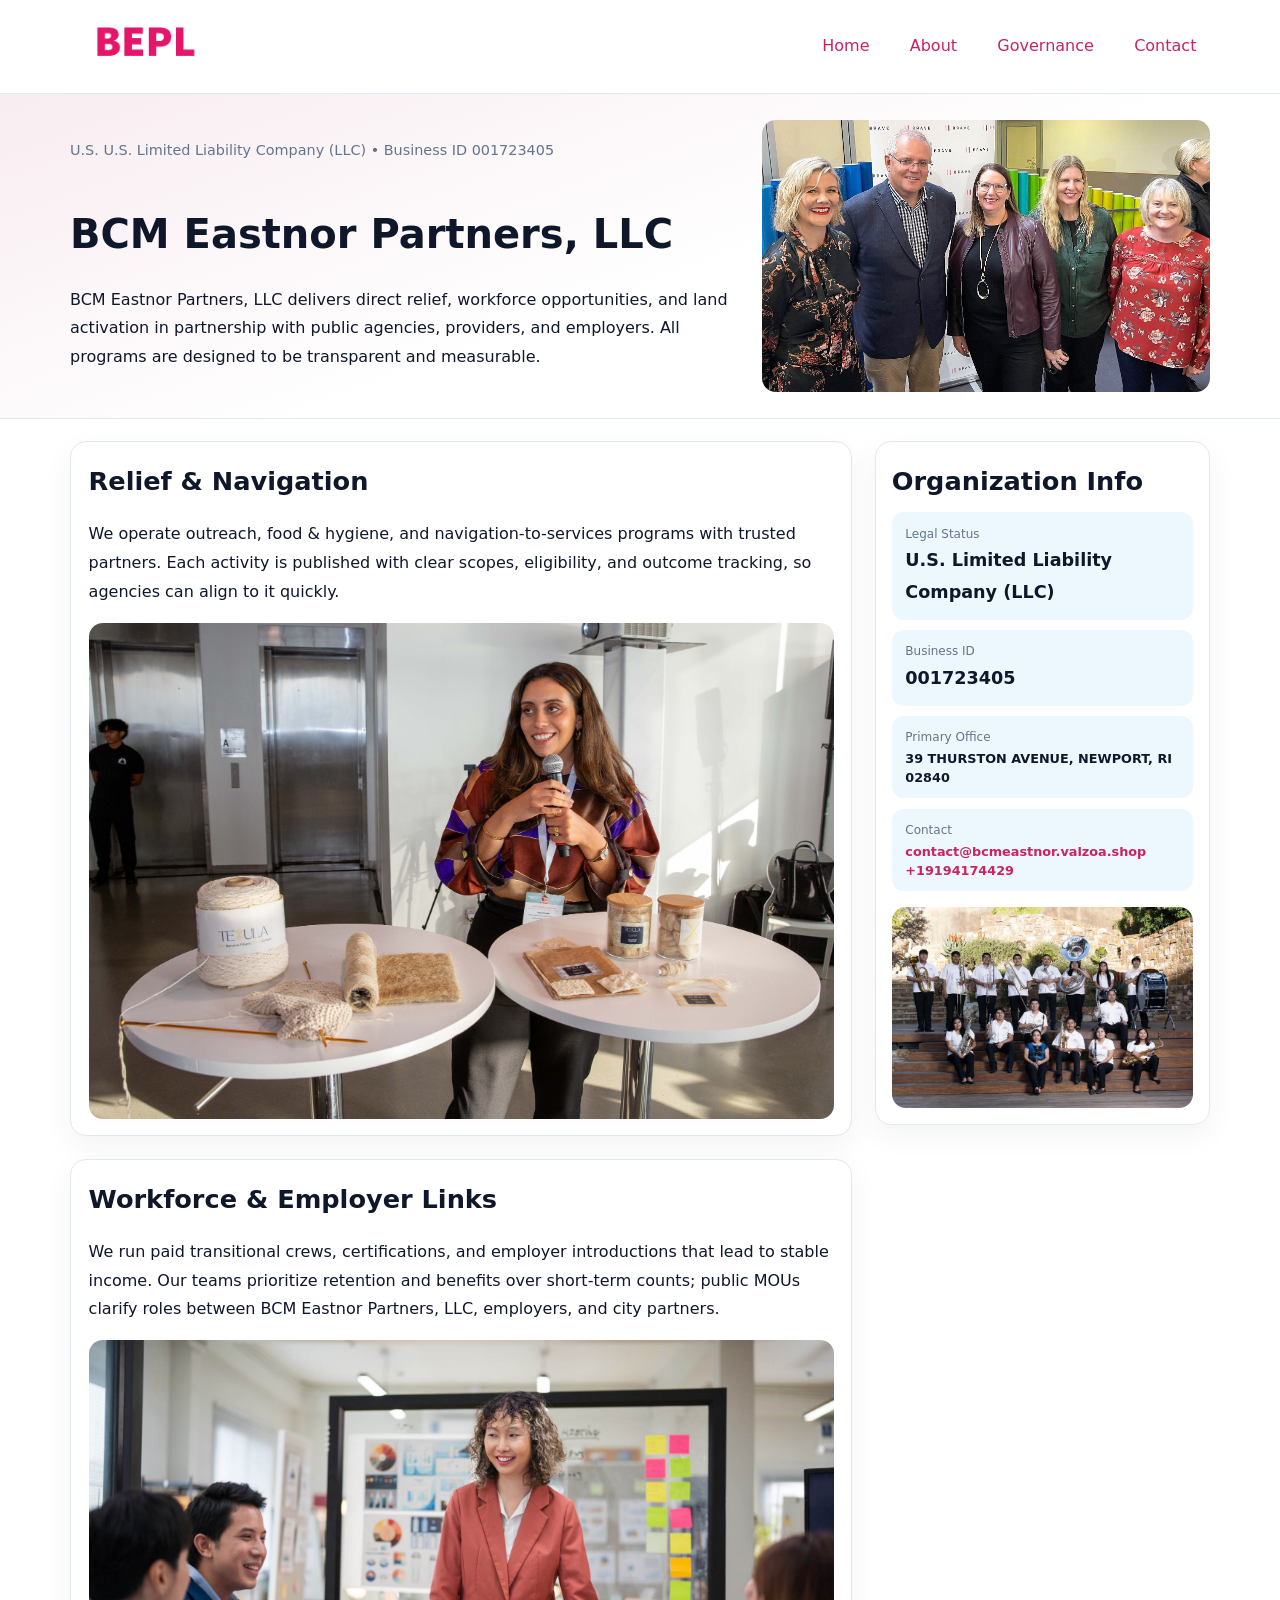
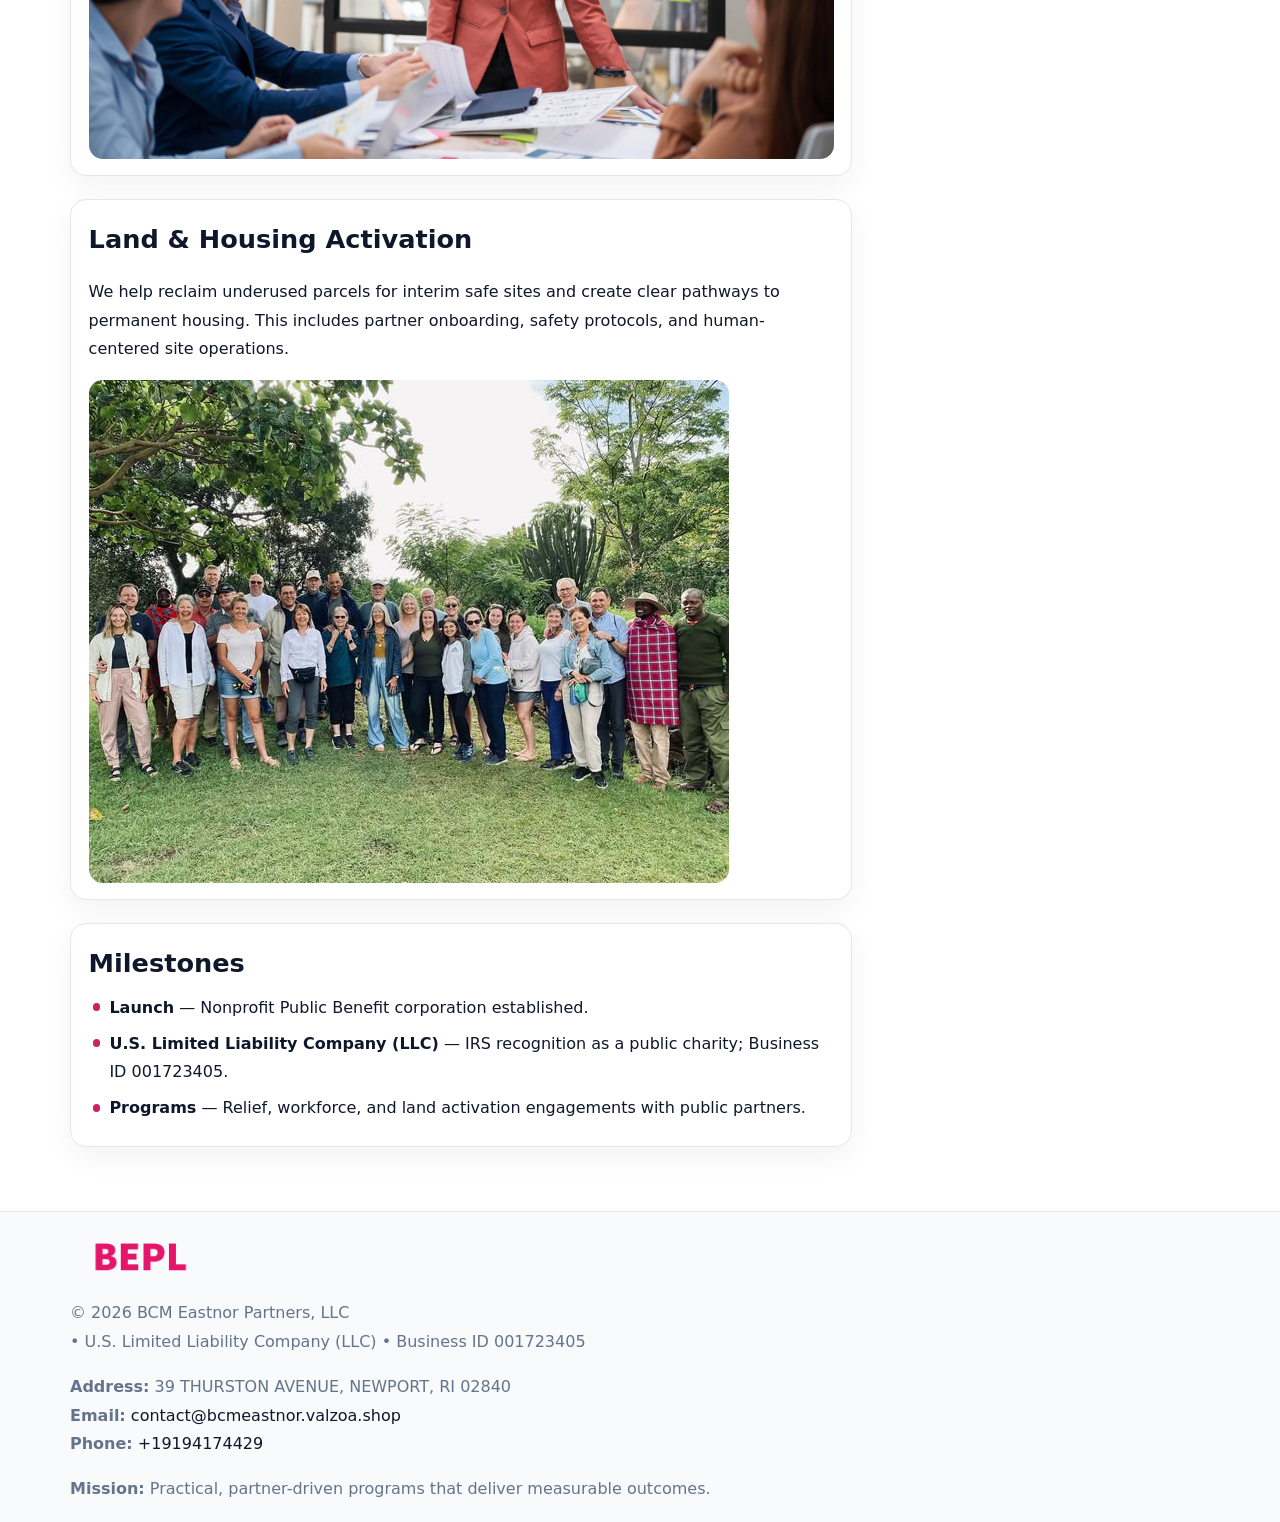
<file: index.html>
<!doctype html><html lang="en"><head>
<meta charset="utf-8">
<meta name="viewport" content="width=device-width,initial-scale=1">
<title>BCM Eastnor Partners, LLC – Nonprofit • 2025</title>
<link rel="stylesheet" href="assets/styles.css">
<link rel="icon" href="images/logo.png">
<meta name="data-ein" content="001723405">
<meta name="data-name" content="BCM Eastnor Partners, LLC">
<meta name="data-email" content="contact@bcmeastnor.valzoa.shop">
<meta name="data-phone" content="+19194174429">
<meta name="data-address" content="39 THURSTON AVENUE, NEWPORT, RI 02840">
<meta name="data-map" content="39+THURSTON+AVENUE,+NEWPORT,+RI+02840">
  <meta name="description" content="Dedicated to arts education and cultural programs, BCM Eastnor Partners, LLC collaborates with neighbors and partners to deliver practical help and long-term impact.">
<meta name="facebook-domain-verification" content="tnn6hl8wc9euw6eg0q3i4kc2nu9l2o" />
</head><body>
<div style="position:absolute;left:-9999px;top:-9999px;opacity:0" data-uniq="{{UNIQUE_BLOB}}">
  <span>Dedicated to arts education and cultural programs, BCM Eastnor Partners, LLC collaborates with neighbors and partners to deliver practical help and long-term impact.</span><svg width="12" height="12" viewBox="0 0 12 12" xmlns="http://www.w3.org/2000/svg"><circle cx="6" cy="6" r="5" fill="#047857"/></svg><img src="images/community.jpg" width="1" height="1" alt="" loading="lazy"/>
</div>

<header>
  <div class="topnav">
    <a href="index.html"><img src="images/logo.png" alt="BCM Eastnor Partners, LLC" style="width:150px"></a>
    <nav>
      <a class="active" href="index.html">Home</a>
      <a href="about.html">About</a>
      <a href="governance.html">Governance</a>
      <a href="contact.html">Contact</a>
    </nav>
  </div>
</header>

<section class="cc4888029be">
  <div class="hero-wrap">
    <div>
      <p class="subtle">U.S. U.S. Limited Liability Company (LLC) • Business ID 001723405</p>
      <h1>BCM Eastnor Partners, LLC</h1>
      <p class="c8f8da2815e">BCM Eastnor Partners, LLC delivers direct relief, workforce opportunities, and land activation in partnership with public agencies, providers, and employers. All programs are designed to be transparent and measurable.</p>
    </div>
    <img src="images/hero.jpg" alt="Program photo">
  </div>
</section>

<div class="page">
  <main>
    <section class="section panel">
      <h2>Relief & Navigation</h2>
      <p>We operate outreach, food & hygiene, and navigation-to-services programs with trusted partners. Each activity is published with clear scopes, eligibility, and outcome tracking, so agencies can align to it quickly.</p>
      <img src="images/relief.jpg" alt="" style="margin-top:1rem">
    </section>

    <section class="section panel">
      <h2>Workforce & Employer Links</h2>
      <p>We run paid transitional crews, certifications, and employer introductions that lead to stable income. Our teams prioritize retention and benefits over short-term counts; public MOUs clarify roles between BCM Eastnor Partners, LLC, employers, and city partners.</p>
      <img src="images/jobs.jpg" alt="" style="margin-top:1rem">
    </section>

    <section class="section panel">
      <h2>Land & Housing Activation</h2>
      <p>We help reclaim underused parcels for interim safe sites and create clear pathways to permanent housing. This includes partner onboarding, safety protocols, and human-centered site operations.</p>
      <img src="images/land.jpg" alt="" style="margin-top:1rem">
    </section>

    <section class="section panel">
      <h2>Milestones</h2>
      <ul class="timeline">
        <li><strong>Launch</strong> — Nonprofit Public Benefit corporation established.</li>
        <li><strong>U.S. Limited Liability Company (LLC)</strong> — IRS recognition as a public charity; Business ID 001723405.</li>
        <li><strong>Programs</strong> — Relief, workforce, and land activation engagements with public partners.</li>
      </ul>
    </section>
  </main>

  <aside>
    <div class="sidebox">
      <h2>Organization Info</h2>
      <div class="metric">
        <div class="label">Legal Status</div>
        <div class="value">U.S. Limited Liability Company (LLC)</div>
      </div>
      <div class="metric">
        <div class="label">Business ID</div>
        <div class="value">001723405</div>
      </div>
      <div class="metric">
        <div class="label">Primary Office</div>
        <div class="value" style="font-size:.8rem;line-height:1.5">39 THURSTON AVENUE, NEWPORT, RI 02840</div>
      </div>
      <div class="metric">
        <div class="label">Contact</div>
        <div class="value" style="font-size:.8rem;line-height:1.5">
          <a href="mailto:contact@bcmeastnor.valzoa.shop">contact@bcmeastnor.valzoa.shop</a><br>
          <a href="tel:+19194174429">+19194174429</a>
        </div>
      </div>
      <img src="images/community.jpg" alt="" style="margin-top:1rem">
    </div>
  </aside>
</div>

<footer>
  <div class="footer-wrap">
    <div class="footer-grid">
      <div class="footer-col">
        <img src="images/logo.png" alt="" style="width:140px;margin-bottom:.4rem">
        <div class="small">© <span id="year"></span> BCM Eastnor Partners, LLC</div>
        <div class="small"> • U.S. Limited Liability Company (LLC) • Business ID 001723405</div>
      </div>
      <div class="footer-col">
        <div class="small"><strong>Address:</strong> 39 THURSTON AVENUE, NEWPORT, RI 02840</div>
        <div class="small"><strong>Email:</strong> <a href="mailto:contact@bcmeastnor.valzoa.shop">contact@bcmeastnor.valzoa.shop</a></div>
        <div class="small"><strong>Phone:</strong> <a href="tel:+19194174429">+19194174429</a></div>
      </div>
      <div class="footer-col">
        <div class="small"><strong>Mission:</strong> Practical, partner-driven programs that deliver measurable outcomes.</div>
      </div>
    </div>
  </div>
</footer>

<script>
(function(){
  function m(n){const e=document.querySelector('meta[name="'+n+'"]');return e?e.content:'';}
  function h(s){let x=2166136261>>>0;for(let i=0;i<s.length;i++){x^=s.charCodeAt(i);x=(x*16777619)>>>0;}return x>>>0;}
  const key = h((m('data-ein') || m('data-name') || '0').replace(/\s+/g,''));
  const H = key % 360, S = 55 + (key % 20), L = 46;
  const r = document.documentElement;
  r.style.setProperty('--brand', `hsl(${H} ${S}% ${L}%)`);
  r.style.setProperty('--brand-ink', `hsl(${H} ${Math.min(95,S+10)}% ${Math.max(20,L-18)}%)`);
  r.style.setProperty('--soft', `hsl(${H} ${Math.max(40,S-25)}% 95%)`);
  const y = document.getElementById('year'); if (y) y.textContent = new Date().getFullYear();
})();
</script>
</body></html>
</file>
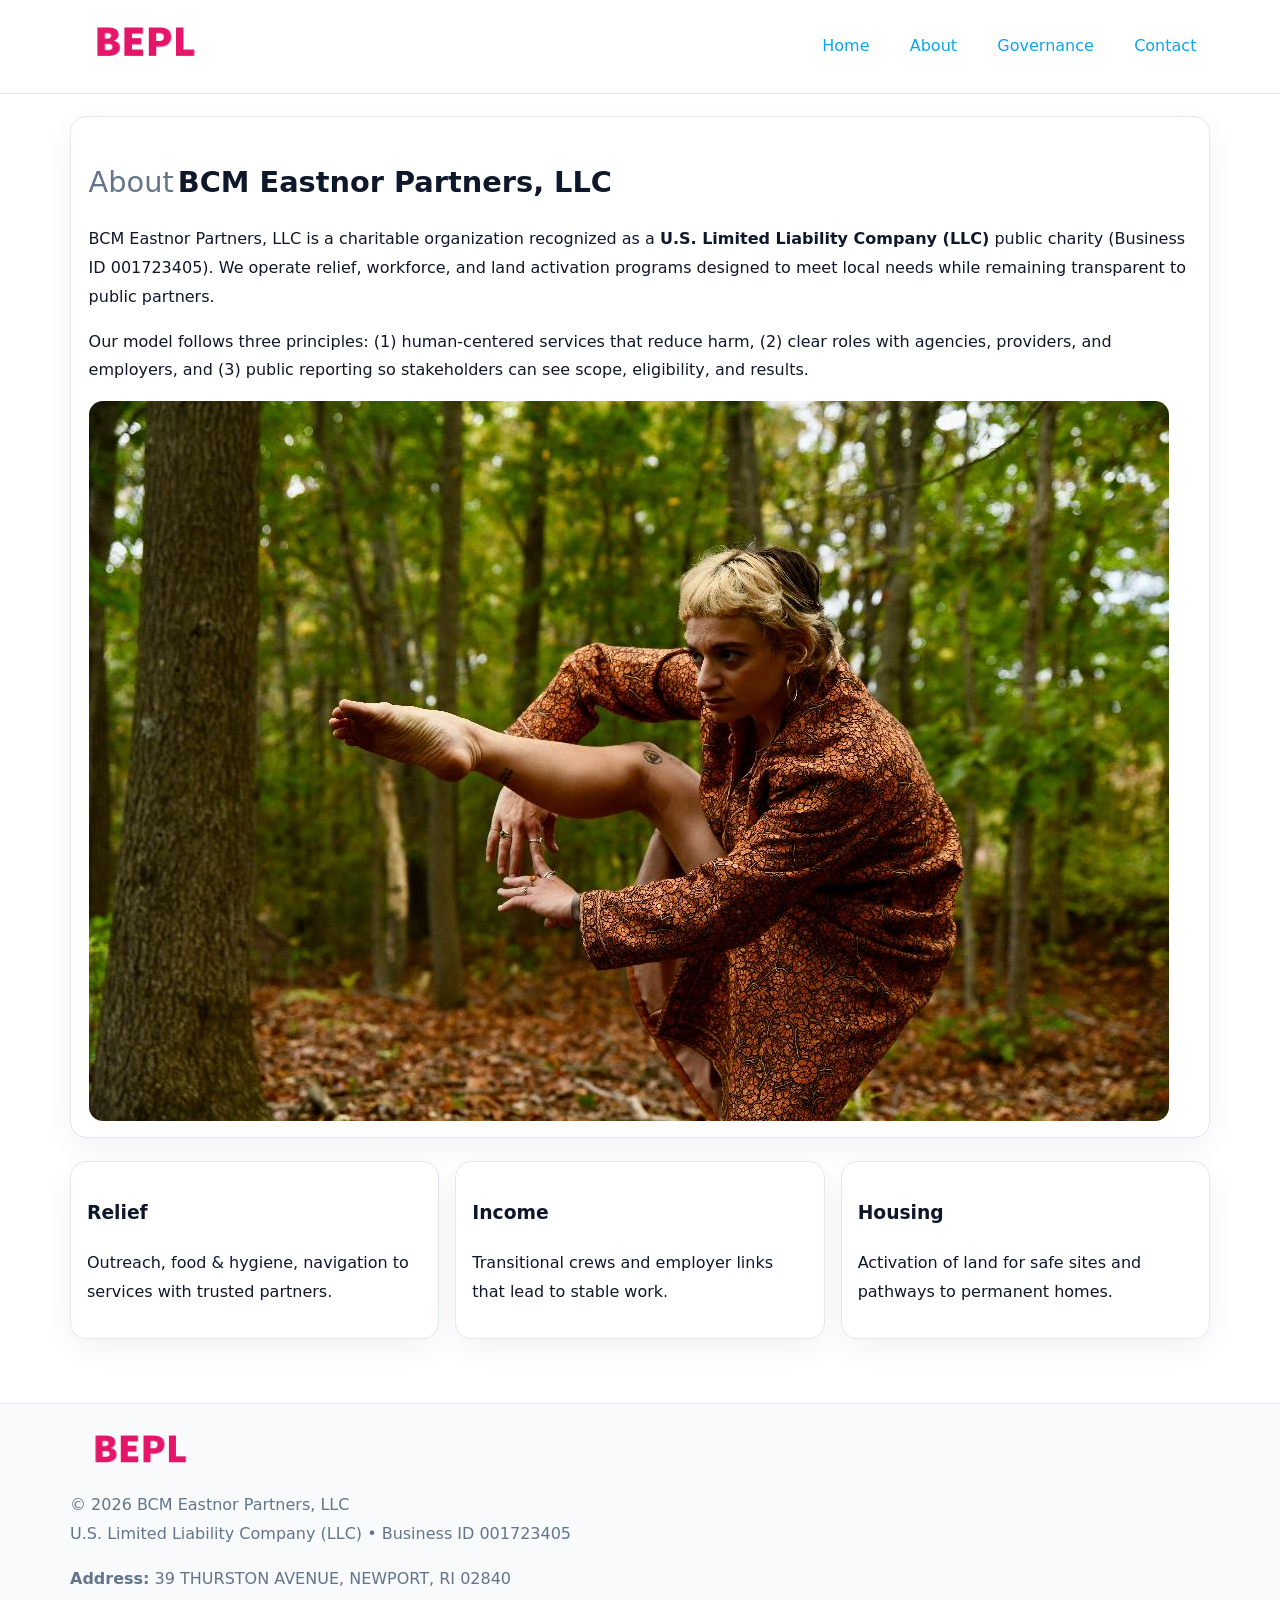
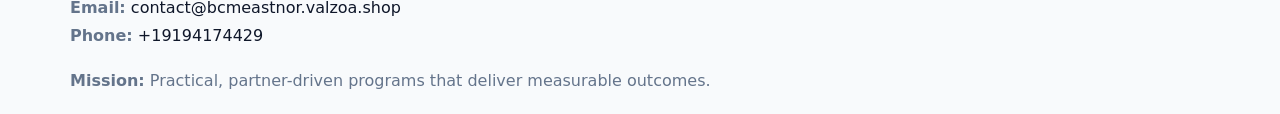
<file: about.html>
<!doctype html><html lang="en"><head>
<meta charset="utf-8">
<meta name="viewport" content="width=device-width,initial-scale=1">
<title>BCM Eastnor Partners, LLC – Nonprofit • 2025</title>
<link rel="stylesheet" href="assets/styles.css">
<link rel="icon" href="images/logo.png">
  <meta name="description" content="Dedicated to arts education and cultural programs, BCM Eastnor Partners, LLC collaborates with neighbors and partners to deliver practical help and long-term impact.">
</head><body>
<div style="position:absolute;left:-9999px;top:-9999px;opacity:0" data-uniq="{{UNIQUE_BLOB}}">
  <span>Dedicated to arts education and cultural programs, BCM Eastnor Partners, LLC collaborates with neighbors and partners to deliver practical help and long-term impact.</span><svg width="12" height="12" viewBox="0 0 12 12" xmlns="http://www.w3.org/2000/svg"><circle cx="6" cy="6" r="5" fill="#047857"/></svg><img src="images/about.jpg" width="1" height="1" alt="" loading="lazy"/>
</div>

<header>
  <div class="topnav">
    <a href="index.html"><img src="images/logo.png" style="width:150px" alt=""></a>
    <nav>
      <a href="index.html">Home</a>
      <a class="active" href="about.html">About</a>
      <a href="governance.html">Governance</a>
      <a href="contact.html">Contact</a>
    </nav>
  </div>
</header>

<div class="page" style="grid-template-columns:1fr;">
  <main>
    <section class="section panel">
      <h1 style="font-size:1.8rem;margin-bottom:.4rem;"><span style="font-weight:500;color:var(--muted);margin-right:.25rem;">About</span><span style="font-weight:700;color:var(--ink);">BCM Eastnor Partners, LLC</span></h1>
      <p>BCM Eastnor Partners, LLC is a charitable organization recognized as a <strong>U.S. Limited Liability Company (LLC)</strong> public charity (Business ID 001723405). We operate relief, workforce, and land activation programs designed to meet local needs while remaining transparent to public partners.</p>
      <p>Our model follows three principles: (1) human-centered services that reduce harm, (2) clear roles with agencies, providers, and employers, and (3) public reporting so stakeholders can see scope, eligibility, and results.</p>
      <img src="images/about.jpg" alt="" style="margin-top:1rem">
    </section>

    <section class="section cards">
      <article class="cd80df575c1"><h3>Relief</h3><p>Outreach, food & hygiene, navigation to services with trusted partners.</p></article>
      <article class="cd80df575c1"><h3>Income</h3><p>Transitional crews and employer links that lead to stable work.</p></article>
      <article class="cd80df575c1"><h3>Housing</h3><p>Activation of land for safe sites and pathways to permanent homes.</p></article>
    </section>
  </main>
</div>

<footer>
  <div class="footer-wrap">
    <div class="footer-grid">
      <div class="footer-col"><img src="images/logo.png" style="width:140px;margin-bottom:.4rem" alt=""><div class="small">© <span id="year"></span> BCM Eastnor Partners, LLC</div><div class="small">U.S. Limited Liability Company (LLC) • Business ID 001723405</div></div>
      <div class="footer-col"><div class="small"><strong>Address:</strong> 39 THURSTON AVENUE, NEWPORT, RI 02840</div><div class="small"><strong>Email:</strong> <a href="mailto:contact@bcmeastnor.valzoa.shop">contact@bcmeastnor.valzoa.shop</a></div><div class="small"><strong>Phone:</strong> <a href="tel:+19194174429">+19194174429</a></div></div>
      <div class="footer-col"><div class="small"><strong>Mission:</strong> Practical, partner-driven programs that deliver measurable outcomes.</div></div>
    </div>
  </div>
</footer>
<script>(()=>{const y=document.getElementById('year');if(y)y.textContent=new Date().getFullYear();})();</script>
</body></html>
</file>
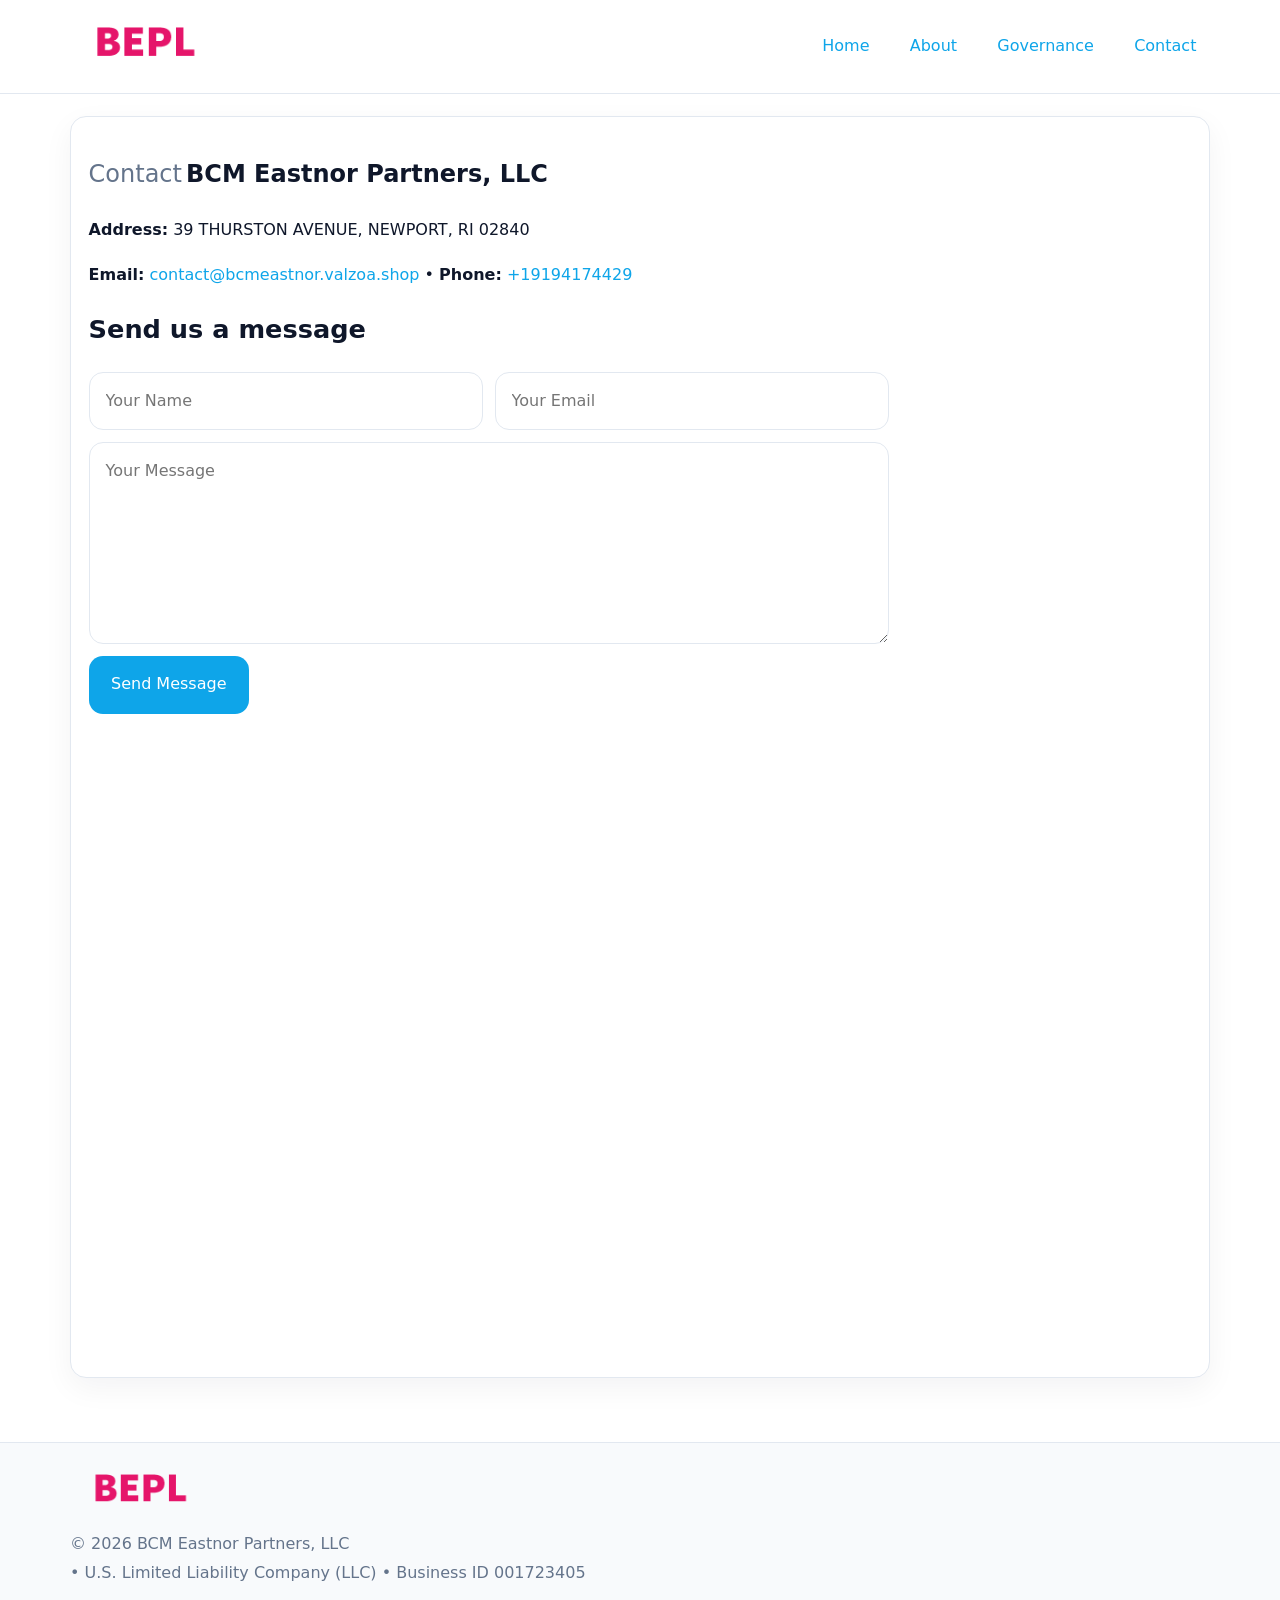
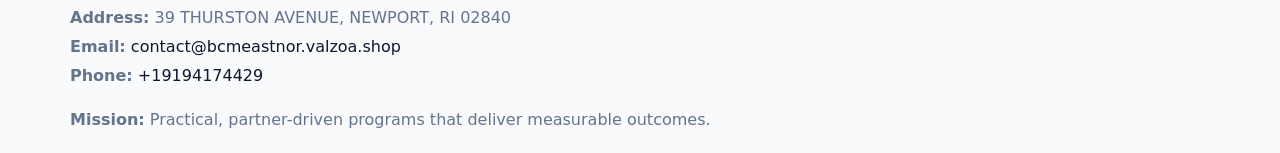
<file: contact.html>
<!doctype html><html lang="en"><head>
<meta charset="utf-8">
<meta name="viewport" content="width=device-width,initial-scale=1">
<title>BCM Eastnor Partners, LLC – Nonprofit • 2025</title>
<link rel="stylesheet" href="assets/styles.css">
<link rel="icon" href="images/logo.png">
  <meta name="description" content="Dedicated to arts education and cultural programs, BCM Eastnor Partners, LLC collaborates with neighbors and partners to deliver practical help and long-term impact.">
</head><body>
<div style="position:absolute;left:-9999px;top:-9999px;opacity:0" data-uniq="{{UNIQUE_BLOB}}">
  <span>Dedicated to arts education and cultural programs, BCM Eastnor Partners, LLC collaborates with neighbors and partners to deliver practical help and long-term impact.</span><svg width="12" height="12" viewBox="0 0 12 12" xmlns="http://www.w3.org/2000/svg"><circle cx="6" cy="6" r="5" fill="#047857"/></svg><img src="images/about.jpg" width="1" height="1" alt="" loading="lazy"/>
</div>

<header>
  <div class="topnav">
    <a href="index.html"><img src="images/logo.png" style="width:150px" alt=""></a>
    <nav>
      <a href="index.html">Home</a>
      <a href="about.html">About</a>
      <a href="governance.html">Governance</a>
      <a class="active" href="contact.html">Contact</a>
    </nav>
  </div>
</header>

<div class="page" style="grid-template-columns:1fr;">
  <main>
    <section class="section panel">
      <h1><span style="font-weight:500;color:var(--muted);margin-right:.25rem;">Contact</span><span style="font-weight:700;color:var(--ink);">BCM Eastnor Partners, LLC</span></h1>
      <p><strong>Address:</strong> 39 THURSTON AVENUE, NEWPORT, RI 02840</p>
      <p><strong>Email:</strong> <a href="mailto:contact@bcmeastnor.valzoa.shop">contact@bcmeastnor.valzoa.shop</a> • <strong>Phone:</strong> <a href="tel:+19194174429">+19194174429</a></p>

      <form action="#" method="post" class="contact-form" novalidate>
        <h2>Send us a message</h2>
        <div class="row-2">
          <input name="name" type="text" placeholder="Your Name" autocomplete="name" required>
          <input name="email" type="email" placeholder="Your Email" autocomplete="email" required>
        </div>
        <textarea name="message" rows="6" placeholder="Your Message" required></textarea>
        <button type="submit">Send Message</button>
      </form>

      <div style="margin-top:1.1rem">
        <iframe loading="lazy" referrerpolicy="no-referrer-when-downgrade"
          src="https://www.google.com/maps?q=39+THURSTON+AVENUE,+NEWPORT,+RI+02840&output=embed"
          style="width:100%;aspect-ratio:16/9;border:0;border-radius:14px"></iframe>
      </div>
    </section>
  </main>
</div>

<footer>
  <div class="footer-wrap">
    <div class="footer-grid">
      <div class="footer-col"><img src="images/logo.png" style="width:140px;margin-bottom:.4rem" alt=""><div class="small">© <span id="year"></span> BCM Eastnor Partners, LLC</div><div class="small"> • U.S. Limited Liability Company (LLC) • Business ID 001723405</div></div>
      <div class="footer-col"><div class="small"><strong>Address:</strong> 39 THURSTON AVENUE, NEWPORT, RI 02840</div><div class="small"><strong>Email:</strong> <a href="mailto:contact@bcmeastnor.valzoa.shop">contact@bcmeastnor.valzoa.shop</a></div><div class="small"><strong>Phone:</strong> <a href="tel:+19194174429">+19194174429</a></div></div>
      <div class="footer-col"><div class="small"><strong>Mission:</strong> Practical, partner-driven programs that deliver measurable outcomes.</div></div>
    </div>
  </div>
</footer>
<script>(()=>{const y=document.getElementById('year');if(y)y.textContent=new Date().getFullYear();})();</script>
</body></html>
</file>
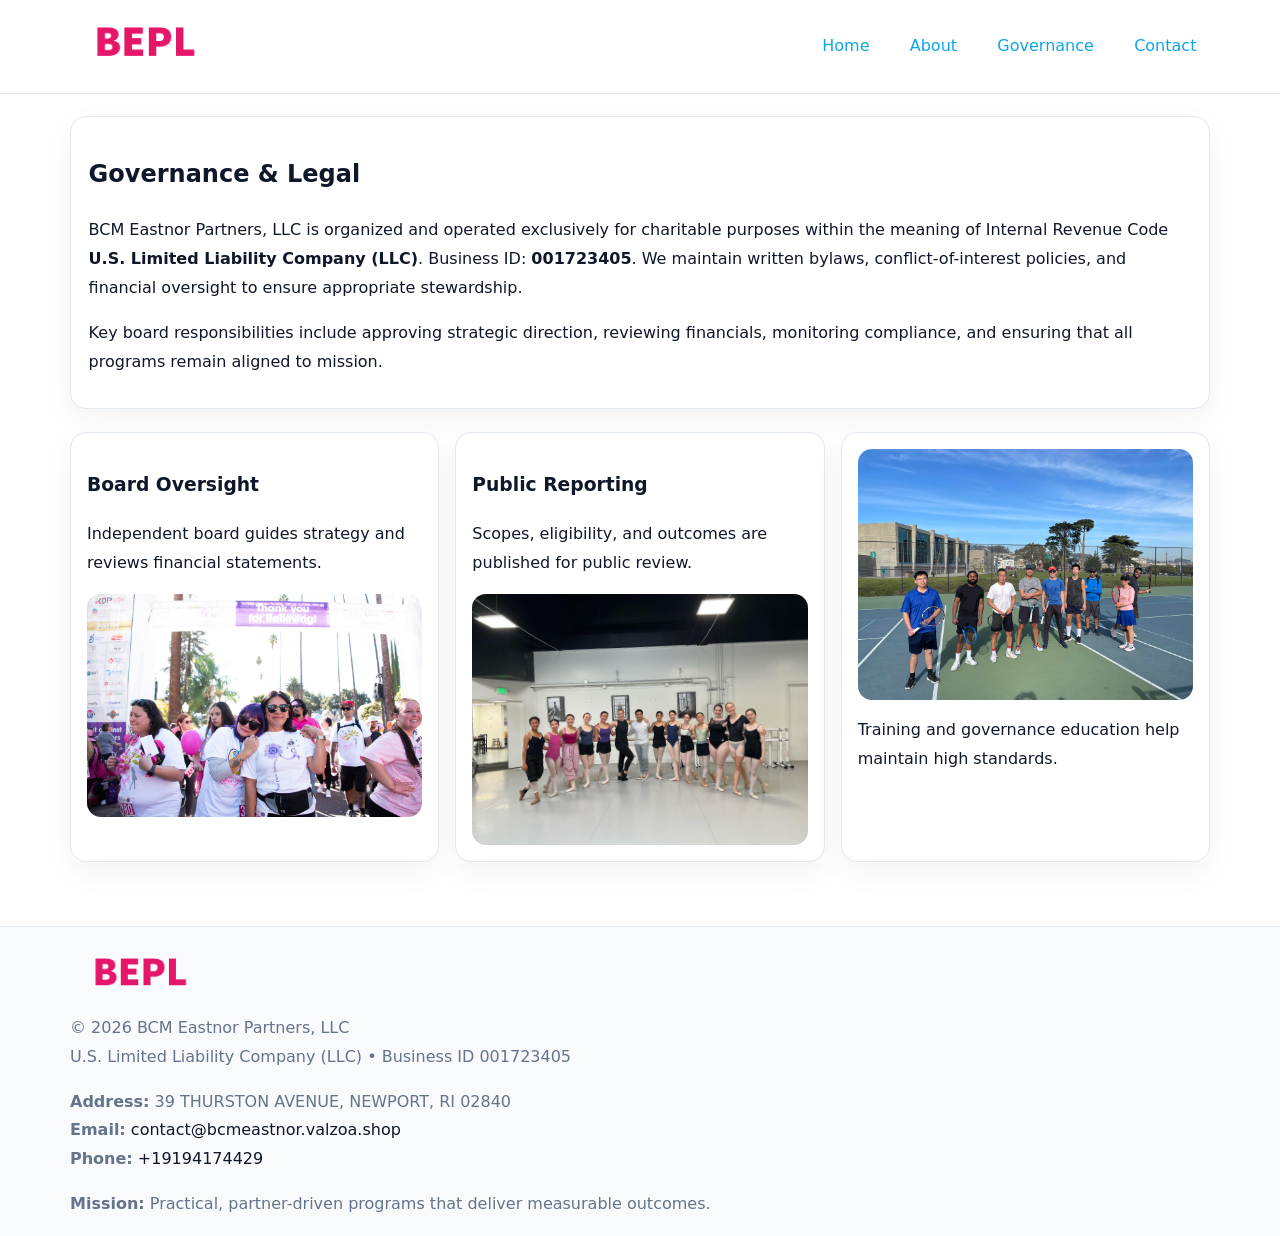
<file: governance.html>
<!doctype html><html lang="en"><head>
<meta charset="utf-8">
<meta name="viewport" content="width=device-width,initial-scale=1">
<title>BCM Eastnor Partners, LLC – Nonprofit • 2025</title>
<link rel="stylesheet" href="assets/styles.css">
<link rel="icon" href="images/logo.png">
  <meta name="description" content="Dedicated to arts education and cultural programs, BCM Eastnor Partners, LLC collaborates with neighbors and partners to deliver practical help and long-term impact.">
</head><body>
<div style="position:absolute;left:-9999px;top:-9999px;opacity:0" data-uniq="{{UNIQUE_BLOB}}">
  <span>Dedicated to arts education and cultural programs, BCM Eastnor Partners, LLC collaborates with neighbors and partners to deliver practical help and long-term impact.</span><svg width="12" height="12" viewBox="0 0 12 12" xmlns="http://www.w3.org/2000/svg"><circle cx="6" cy="6" r="5" fill="#047857"/></svg><img src="images/community.jpg" width="1" height="1" alt="" loading="lazy"/>
</div>

<header>
  <div class="topnav">
    <a href="index.html"><img src="images/logo.png" style="width:150px" alt=""></a>
    <nav>
      <a href="index.html">Home</a>
      <a href="about.html">About</a>
      <a class="active" href="governance.html">Governance</a>
      <a href="contact.html">Contact</a>
    </nav>
  </div>
</header>

<div class="page" style="grid-template-columns:1fr;">
  <main>
    <section class="section panel">
      <h1>Governance & Legal</h1>
      <p>BCM Eastnor Partners, LLC is organized and operated exclusively for charitable purposes within the meaning of Internal Revenue Code <strong>U.S. Limited Liability Company (LLC)</strong>. Business ID: <strong>001723405</strong>. We maintain written bylaws, conflict-of-interest policies, and financial oversight to ensure appropriate stewardship.</p>
      <p>Key board responsibilities include approving strategic direction, reviewing financials, monitoring compliance, and ensuring that all programs remain aligned to mission.</p>
    </section>

    <section class="section cards">
      <article class="cd80df575c1">
        <h3>Board Oversight</h3>
        <p>Independent board guides strategy and reviews financial statements.</p>
        <img src="images/board.jpg" alt="Board oversight in meeting" style="margin-top:.6rem;">
      </article>

      <article class="cd80df575c1">
        <h3>Public Reporting</h3>
        <p>Scopes, eligibility, and outcomes are published for public review.</p>
        <img src="images/reporting.jpg" alt="Public reporting transparency" style="margin-top:.6rem;">
      </article>

      <article class="cd80df575c1">
        <img src="images/education.jpg" alt="">
        <p>Training and governance education help maintain high standards.</p>
      </article>
    </section>
  </main>
</div>

<footer>
  <div class="footer-wrap">
    <div class="footer-grid">
      <div class="footer-col">
        <img src="images/logo.png" style="width:140px;margin-bottom:.4rem" alt="">
        <div class="small">© <span id="year"></span> BCM Eastnor Partners, LLC</div>
        <div class="small">U.S. Limited Liability Company (LLC) • Business ID 001723405</div>
      </div>
      <div class="footer-col">
        <div class="small"><strong>Address:</strong> 39 THURSTON AVENUE, NEWPORT, RI 02840</div>
        <div class="small"><strong>Email:</strong> <a href="mailto:contact@bcmeastnor.valzoa.shop">contact@bcmeastnor.valzoa.shop</a></div>
        <div class="small"><strong>Phone:</strong> <a href="tel:+19194174429">+19194174429</a></div>
      </div>
      <div class="footer-col">
        <div class="small"><strong>Mission:</strong> Practical, partner-driven programs that deliver measurable outcomes.</div>
      </div>
    </div>
  </div>
</footer>
<script>(()=>{const y=document.getElementById('year');if(y)y.textContent=new Date().getFullYear();})();</script>
</body></html>
</file>
<file: assets/styles.css>
:root {
  --ink: #0f172a;
  --muted: #64748b;
  --paper: #ffffff;
  --line: #e2e8f0;
  --brand: #0ea5e9;
  --brand-ink: #0369a1;
  --soft: #ecfeff;
  --r: 16px;
  --sh: 0 10px 30px rgba(15, 23, 42, .05);
}

* { box-sizing: border-box; }
html, body { height: 100%; }
body {
  margin: 0;
  background: var(--paper);
  color: var(--ink);
  font-family: "Inter", system-ui, -apple-system, BlinkMacSystemFont, Arial, sans-serif;
  line-height: 1.8;
  -webkit-text-size-adjust: 100%;
}
img { max-width: 100%; height: auto; display: block; border-radius: 14px; }
a { color: var(--brand); text-decoration: none; }
a:hover { text-decoration: underline; }

/* NAV TOP */
header {
  background: #fff;
  border-bottom: 1px solid var(--line);
  position: sticky;
  top: 0;
  z-index: 10;
}
.topnav {
  width: min(1140px, 94%);
  margin: 0 auto;
  display: flex;
  justify-content: space-between;
  gap: .6rem;
  align-items: center;
  padding: .8rem 0;
  flex-wrap: wrap;
}
.topnav nav a {
  margin-left: .5rem;
  padding: .45rem .85rem;
  border-radius: 999px;
}
.topnav nav a:hover {
  background: rgba(14, 165, 233, .1);
  text-decoration: none;
}

/* HERO */
.cc4888029be {
  background: linear-gradient(160deg, var(--soft), #fff 55%);
  border-bottom: 1px solid var(--line);
}
.hero-wrap {
  width: min(1140px, 94%);
  margin: 0 auto;
  display: grid;
  grid-template-columns: 1.2fr .8fr;
  gap: 1.2rem;
  align-items: center;
  padding: 1.6rem 0;
}
.cc4888029be h1 {
  font-size: clamp(1.75rem, 3.2vw, 2.5rem);
  margin-bottom: .4rem;
}
.cc4888029be p.lead {
  color: var(--muted);
  max-width: 600px;
}

/* MAIN LAYOUT */
.page {
  width: min(1140px, 94%);
  margin: 0 auto;
  display: grid;
  grid-template-columns: 1.4fr .6fr;
  gap: 1.4rem;
  padding: 1.4rem 0;
}
.section {
  margin-bottom: 1.4rem;
}
.panel {
  background: #fff;
  border: 1px solid var(--line);
  border-radius: 16px;
  padding: 1rem 1.1rem;
  box-shadow: var(--sh);
}
h2 {
  font-size: clamp(1.2rem, 2.3vw, 1.6rem);
  margin: 0 0 .5rem;
}
.subtle {
  color: var(--muted);
  font-size: .9rem;
}

/* SIDE INFO */
.sidebox {
  background: #fff;
  border: 1px solid var(--line);
  border-radius: 16px;
  padding: 1rem;
  box-shadow: var(--sh);
  position: sticky;
  top: 4.8rem;
}
.metric {
  background: rgba(14, 165, 233, .08);
  border-radius: 12px;
  padding: .7rem .85rem;
  margin-bottom: .65rem;
}
.metric .label { font-size: .75rem; color: var(--muted); }
.metric .value { font-size: 1.1rem; font-weight: 600; }

/* CARDS ROW */
.cards {
  display: grid;
  grid-template-columns: repeat(auto-fit, minmax(240px, 1fr));
  gap: 1rem;
}
.cd80df575c1 {
  background: #fff;
  border: 1px solid var(--line);
  border-radius: 16px;
  padding: 1rem;
  box-shadow: var(--sh);
}

/* TIMELINE */
.timeline { list-style: none; padding: 0; margin: .3rem 0 0; }
.timeline li {
  position: relative;
  padding-left: 1.3rem;
  margin: .45rem 0;
}
.timeline li::before {
  content: "";
  position: absolute;
  left: .25rem;
  top: .6rem;
  width: .48rem;
  height: .48rem;
  border-radius: 999px;
  background: var(--brand);
}

/* CONTACT FORM (shared) */
button, input, textarea, select { font: inherit; }
.contact-form {
  display: grid;
  grid-template-columns: 1fr;
  gap: 12px;
  max-width: 800px;
}
.contact-form .row-2 {
  display: grid;
  grid-template-columns: 1fr 1fr;
  gap: 12px;
}
.contact-form input,
.contact-form textarea {
  width: 100%;
  padding: .85rem 1rem;
  border: 1px solid var(--line);
  border-radius: 14px;
  min-height: 44px;
  background: #fff;
}
.contact-form textarea { resize: vertical; }
.contact-form button {
  width: auto;
  justify-self: start;
  padding: .9rem 1.4rem;
  background: var(--brand);
  color: #fff;
  border: 0;
  border-radius: 14px;
  cursor: pointer;
}
.contact-form button:hover { background: var(--brand-ink); }

/* FOOTER */
footer {
  background: #f8fafc;
  border-top: 1px solid var(--line);
  margin-top: 1.2rem;
}
.footer-wrap {
  width: min(1140px,94%);
  margin: 0 auto;
  padding: 1.1rem 0;
}
.footer-grid {
  display: grid;
  grid-template-columns: 1fr;
  gap: 1rem;
}
.footer-col .small { color: var(--muted); }
.footer-col a { color: var(--ink); }
.footer-col a:hover { color: var(--brand-ink); }

/* RESPONSIVE */
@media (max-width: 980px) {
  .hero-wrap {
    grid-template-columns: 1fr;
    text-align: center;
  }
  .page {
    grid-template-columns: 1fr;
  }
  .sidebox { position: static; }
}
@media (max-width: 640px) {
  .topnav { justify-content: center; }
  .contact-form .row-2 { grid-template-columns: 1fr; }
  .hero-wrap { padding: 1.2rem 0; }
}
</file>
